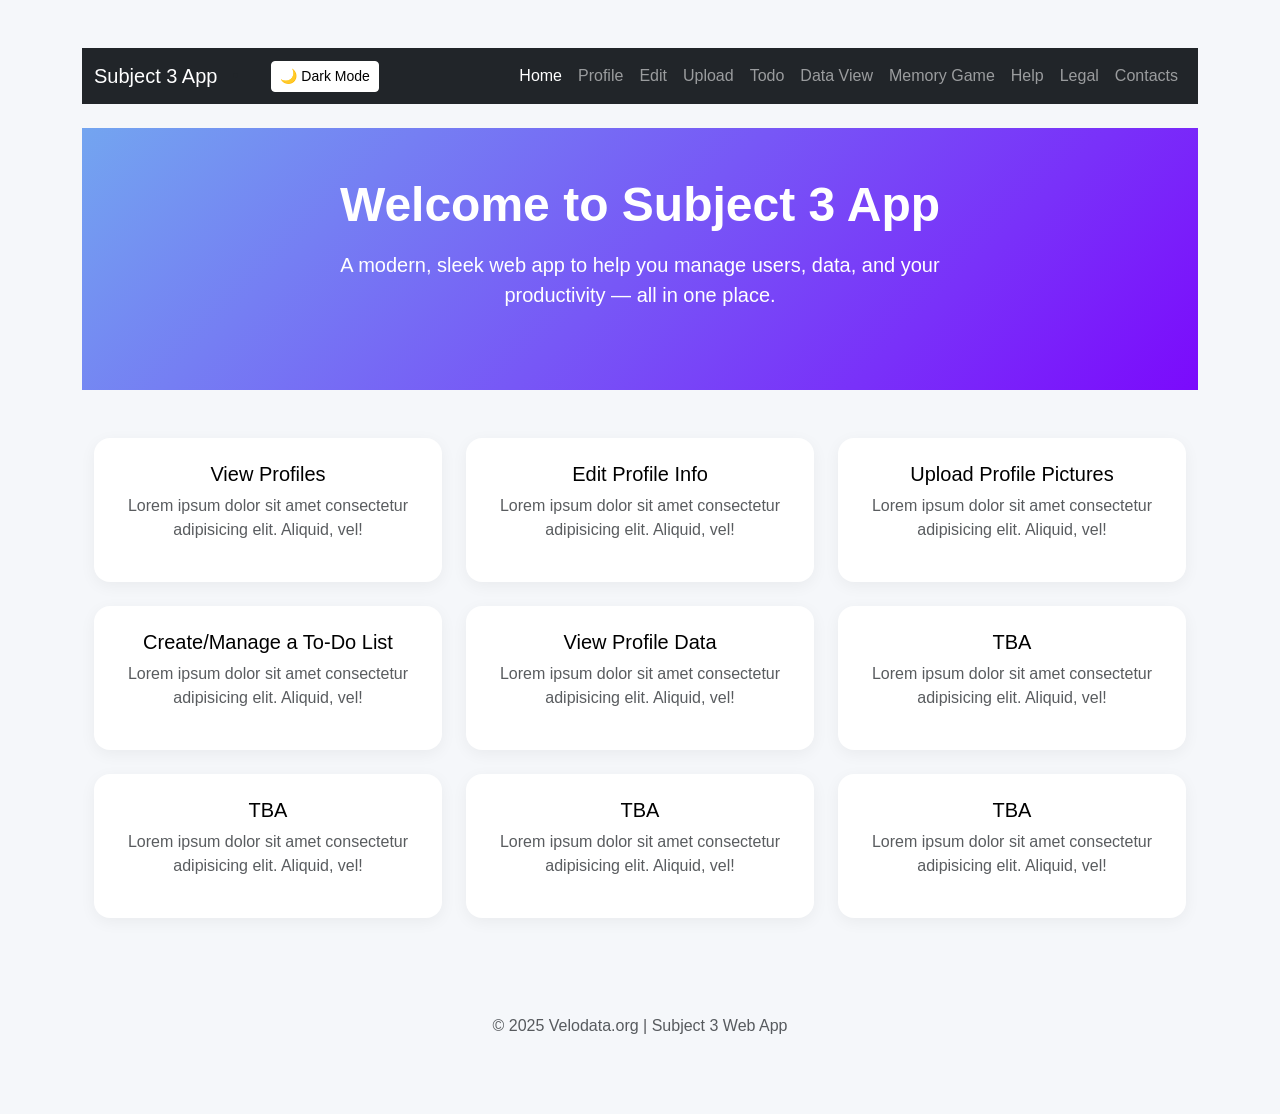
<file: index.html>
<!DOCTYPE html>
<html lang="en">
  <head>
    <meta charset="UTF-8" />
    <meta name="viewport" content="width=device-width, initial-scale=1.0" />
    <title>Web Dev Subject 3 Assignment</title>
    <link href="https://cdn.jsdelivr.net/npm/bootstrap@5.3.2/dist/css/bootstrap.min.css" rel="stylesheet" />
    <link href="/css/styles.css" rel="stylesheet" />
  </head>
  <body>
    <!-- Page Content -->
    <main class="container py-5">
      <!-- Main Navbar -->
      <nav class="navbar navbar-expand-lg navbar-dark bg-dark mb-4">
        <div class="container-fluid">
          <a class="navbar-brand" href="/index.html">Subject 3 App</a>
          <li class="nav-item">
            <button class="btn btn-outline-light btn-sm ms-3" id="dark-mode-toggle">🌙 Dark Mode</button>
          </li>
          <button class="navbar-toggler" type="button" data-bs-toggle="collapse" data-bs-target="#navbarNav"
            aria-controls="navbarNav" aria-expanded="false" aria-label="Toggle navigation">
            <span class="navbar-toggler-icon"></span>
          </button>
          <div class="collapse navbar-collapse" id="navbarNav">
            <ul class="navbar-nav ms-auto">
              <li class="nav-item"><a class="nav-link active" href="/index.html">Home</a></li>
              <li class="nav-item"><a class="nav-link" href="/html pages/profile.html">Profile</a></li>
              <li class="nav-item"><a class="nav-link" href="/html pages/Edit.html">Edit</a></li>
              <li class="nav-item"><a class="nav-link" href="/html pages/Upload.html">Upload</a></li>
              <li class="nav-item"><a class="nav-link" href="/html pages/Todo.html  ">Todo</a></li>
              <li class="nav-item"><a class="nav-link" href="/html pages/Data-View.html">Data View</a></li>
              <li class="nav-item"><a class="nav-link" href="#">Memory Game</a></li>
              <li class="nav-item"><a class="nav-link" href="#">Help</a></li>
              <li class="nav-item"><a class="nav-link" href="#">Legal</a></li>
              <li class="nav-item"><a class="nav-link" href="#">Contacts</a></li>
            </ul>
          </div>
        </div>
      </nav>

      <!-- Hero Section -->
      <section class="hero py-5">
        <div class="container">
          <h1 class="text-center">Welcome to Subject 3 App</h1>
          <p class="text-center">
            A modern, sleek web app to help you manage users, data, and your productivity — all in one place.
          </p>
        </div>
      </section>

      <!-- Features Section -->
      <section class="py-5">
        <div class="container">
          <div class="row text-center">
            <div class="col-md-4 mb-4">
              <a class="card p-4 text-decoration-none d-block" href="/html pages/profile.html">
                <h5>View Profiles</h5>
                <p class="text-muted">Lorem ipsum dolor sit amet consectetur adipisicing elit. Aliquid, vel!</p>
              </a>
            </div>
            <div class="col-md-4 mb-4">
              <a class="card p-4 text-decoration-none d-block" href="/html pages/Edit.html">
                <h5>Edit Profile Info</h5>
                <p class="text-muted">Lorem ipsum dolor sit amet consectetur adipisicing elit. Aliquid, vel!</p>
              </a>
            </div>
            <div class="col-md-4 mb-4">
              <a class="card p-4 text-decoration-none d-block" href="/html pages/Upload.html">
                <h5>Upload Profile Pictures</h5>
                <p class="text-muted">Lorem ipsum dolor sit amet consectetur adipisicing elit. Aliquid, vel!</p>
              </a>
            </div>
          </div>
          <div class="row text-center">
            <div class="col-md-4 mb-4">
              <a class="card p-4 text-decoration-none d-block" href="/html pages/Todo.html">
                <h5>Create/Manage a To-Do List</h5>
                <p class="text-muted">Lorem ipsum dolor sit amet consectetur adipisicing elit. Aliquid, vel!</p>
              </a>
            </div>
            <div class="col-md-4 mb-4">
              <a class="card p-4 text-decoration-none d-block" href="/html pages/Data-View.html">
                <h5>View Profile Data</h5>
                <p class="text-muted">Lorem ipsum dolor sit amet consectetur adipisicing elit. Aliquid, vel!</p>
              </a>
            </div>
            <div class="col-md-4 mb-4">
              <a class="card p-4 text-decoration-none d-block" href="#">
                <h5>TBA</h5>
                <p class="text-muted">Lorem ipsum dolor sit amet consectetur adipisicing elit. Aliquid, vel!</p>
              </a>
            </div>
          </div>
          <div class="row text-center">
            <div class="col-md-4 mb-4">
              <a class="card p-4 text-decoration-none d-block" href="#">
                <h5>TBA</h5>
                <p class="text-muted">Lorem ipsum dolor sit amet consectetur adipisicing elit. Aliquid, vel!</p>
              </a>
            </div>
            <div class="col-md-4 mb-4">
              <a class="card p-4 text-decoration-none d-block" href="#">
                <h5>TBA</h5>
                <p class="text-muted">Lorem ipsum dolor sit amet consectetur adipisicing elit. Aliquid, vel!</p>
              </a>
            </div>
            <div class="col-md-4 mb-4">
              <a class="card p-4 text-decoration-none d-block" href="#">
                <h5>TBA</h5>
                <p class="text-muted">Lorem ipsum dolor sit amet consectetur adipisicing elit. Aliquid, vel!</p>
              </a>
            </div>
          </div>
        </div>
      </section>

      <!-- Footer -->
      <footer class="text-muted py-4">
        <div class="container text-center">
          <p class="mb-1">&copy; 2025 Velodata.org | Subject 3 Web App</p>
        </div>
      </footer>
    </main>

    <!-- Scripts -->
    <script src="https://cdn.jsdelivr.net/npm/bootstrap@5.3.2/dist/js/bootstrap.bundle.min.js"></script>
    <script src="/js/main.js"></script>
  </body>
</html>
</file>
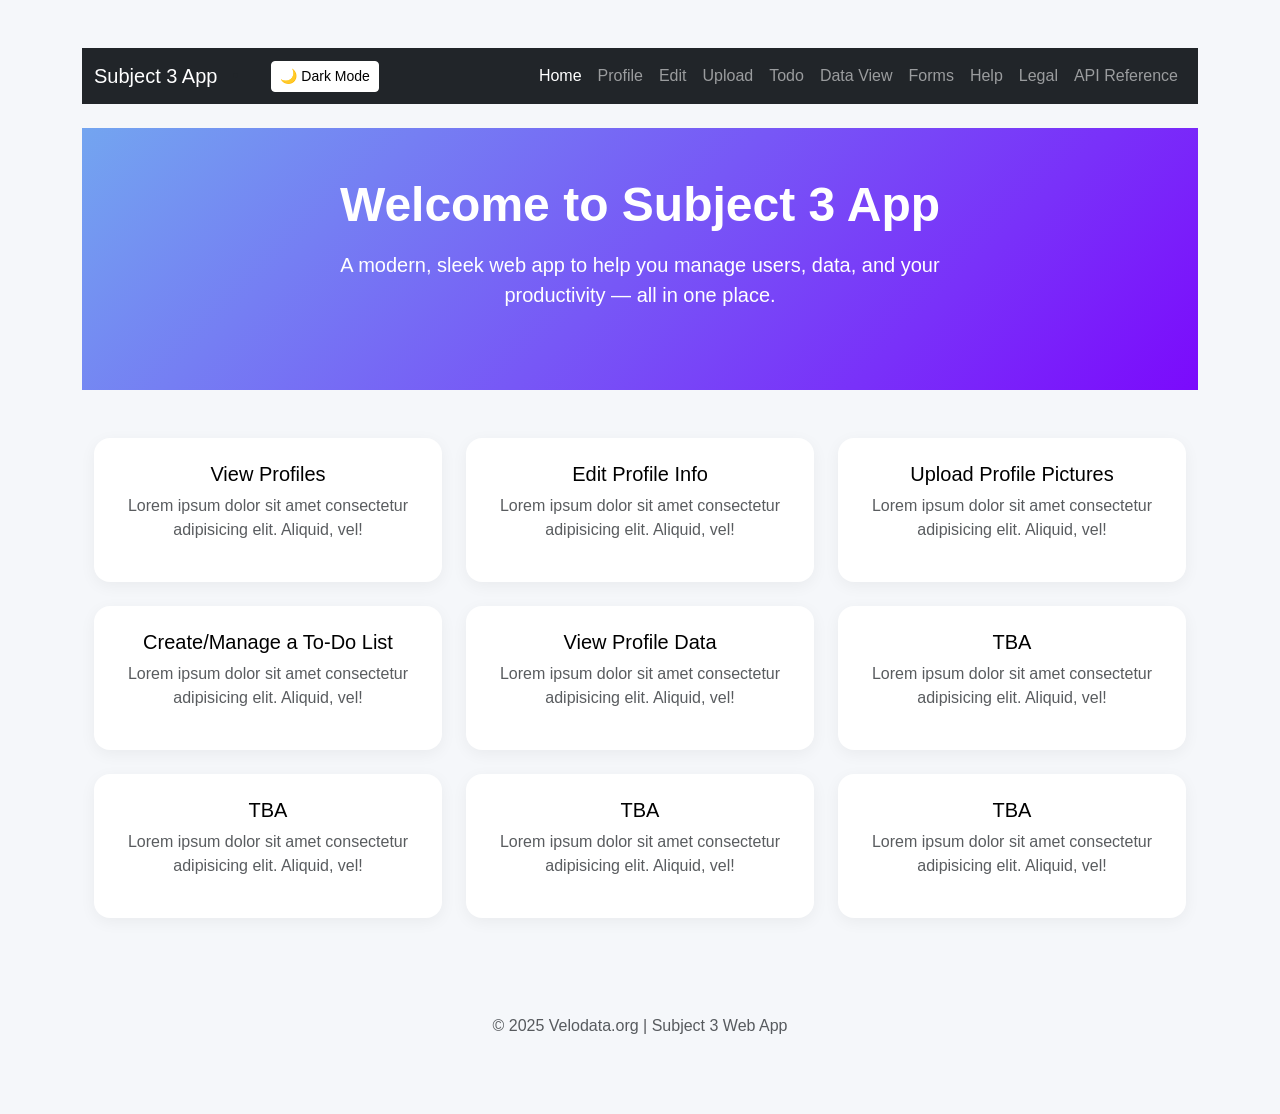
<file: Sub 3 Ass working/html pages/index.html>
<!DOCTYPE html>
<html lang="en">
  <head>
    <meta charset="UTF-8" />
    <meta name="viewport" content="width=device-width, initial-scale=1.0" />
    <title>Web Dev Subject 3 Assignment</title>
    <link href="https://cdn.jsdelivr.net/npm/bootstrap@5.3.2/dist/css/bootstrap.min.css" rel="stylesheet" />
    <link href="/css/styles.css" rel="stylesheet" />
  </head>
  <body>
    <!-- Page Content -->
    <main class="container py-5">
      <!-- Main Navbar -->
      <nav class="navbar navbar-expand-lg navbar-dark bg-dark mb-4">
        <div class="container-fluid">
          <a class="navbar-brand" href="#">Subject 3 App</a>
          <li class="nav-item">
            <button class="btn btn-outline-light btn-sm ms-3" id="dark-mode-toggle">🌙 Dark Mode</button>
          </li>
          <button class="navbar-toggler" type="button" data-bs-toggle="collapse" data-bs-target="#navbarNav"
            aria-controls="navbarNav" aria-expanded="false" aria-label="Toggle navigation">
            <span class="navbar-toggler-icon"></span>
          </button>
          <div class="collapse navbar-collapse" id="navbarNav">
            <ul class="navbar-nav ms-auto">
              <li class="nav-item"><a class="nav-link active" href="index.html">Home</a></li>
              <li class="nav-item"><a class="nav-link" href="profile.html">Profile</a></li>
              <li class="nav-item"><a class="nav-link" href="edit.html">Edit</a></li>
              <li class="nav-item"><a class="nav-link" href="upload.html">Upload</a></li>
              <li class="nav-item"><a class="nav-link" href="todo.html">Todo</a></li>
              <li class="nav-item"><a class="nav-link" href="data-view.html">Data View</a></li>
              <li class="nav-item"><a class="nav-link" href="forms.html">Forms</a></li>
              <li class="nav-item"><a class="nav-link" href="help.html">Help</a></li>
              <li class="nav-item"><a class="nav-link" href="legal.html">Legal</a></li>
              <li class="nav-item"><a class="nav-link" href="api.html">API Reference</a></li>
            </ul>
          </div>
        </div>
      </nav>

      <!-- Hero Section -->
      <section class="hero py-5">
        <div class="container">
          <h1 class="text-center">Welcome to Subject 3 App</h1>
          <p class="text-center">
            A modern, sleek web app to help you manage users, data, and your productivity — all in one place.
          </p>
        </div>
      </section>

      <!-- Features Section -->
      <section class="py-5">
        <div class="container">
          <div class="row text-center">
            <div class="col-md-4 mb-4">
              <a class="card p-4 text-decoration-none d-block" href="profile.html">
                <h5>View Profiles</h5>
                <p class="text-muted">Lorem ipsum dolor sit amet consectetur adipisicing elit. Aliquid, vel!</p>
              </a>
            </div>
            <div class="col-md-4 mb-4">
              <a class="card p-4 text-decoration-none d-block" href="Edit.html">
                <h5>Edit Profile Info</h5>
                <p class="text-muted">Lorem ipsum dolor sit amet consectetur adipisicing elit. Aliquid, vel!</p>
              </a>
            </div>
            <div class="col-md-4 mb-4">
              <a class="card p-4 text-decoration-none d-block" href="Upload.html">
                <h5>Upload Profile Pictures</h5>
                <p class="text-muted">Lorem ipsum dolor sit amet consectetur adipisicing elit. Aliquid, vel!</p>
              </a>
            </div>
          </div>
          <div class="row text-center">
            <div class="col-md-4 mb-4">
              <a class="card p-4 text-decoration-none d-block" href="Todo.html">
                <h5>Create/Manage a To-Do List</h5>
                <p class="text-muted">Lorem ipsum dolor sit amet consectetur adipisicing elit. Aliquid, vel!</p>
              </a>
            </div>
            <div class="col-md-4 mb-4">
              <a class="card p-4 text-decoration-none d-block" href="Data-View.html">
                <h5>View Profile Data</h5>
                <p class="text-muted">Lorem ipsum dolor sit amet consectetur adipisicing elit. Aliquid, vel!</p>
              </a>
            </div>
            <div class="col-md-4 mb-4">
              <a class="card p-4 text-decoration-none d-block" href="#">
                <h5>TBA</h5>
                <p class="text-muted">Lorem ipsum dolor sit amet consectetur adipisicing elit. Aliquid, vel!</p>
              </a>
            </div>
          </div>
          <div class="row text-center">
            <div class="col-md-4 mb-4">
              <a class="card p-4 text-decoration-none d-block" href="#.html">
                <h5>TBA</h5>
                <p class="text-muted">Lorem ipsum dolor sit amet consectetur adipisicing elit. Aliquid, vel!</p>
              </a>
            </div>
            <div class="col-md-4 mb-4">
              <a class="card p-4 text-decoration-none d-block" href="#.html">
                <h5>TBA</h5>
                <p class="text-muted">Lorem ipsum dolor sit amet consectetur adipisicing elit. Aliquid, vel!</p>
              </a>
            </div>
            <div class="col-md-4 mb-4">
              <a class="card p-4 text-decoration-none d-block" href="#.html">
                <h5>TBA</h5>
                <p class="text-muted">Lorem ipsum dolor sit amet consectetur adipisicing elit. Aliquid, vel!</p>
              </a>
            </div>
          </div>
        </div>
      </section>

      <!-- Footer -->
      <footer class="text-muted py-4">
        <div class="container text-center">
          <p class="mb-1">&copy; 2025 Velodata.org | Subject 3 Web App</p>
        </div>
      </footer>
    </main>

    <!-- Scripts -->
    <script src="https://cdn.jsdelivr.net/npm/bootstrap@5.3.2/dist/js/bootstrap.bundle.min.js"></script>
    <script src="/js/main.js"></script>
  </body>
</html>
</file>
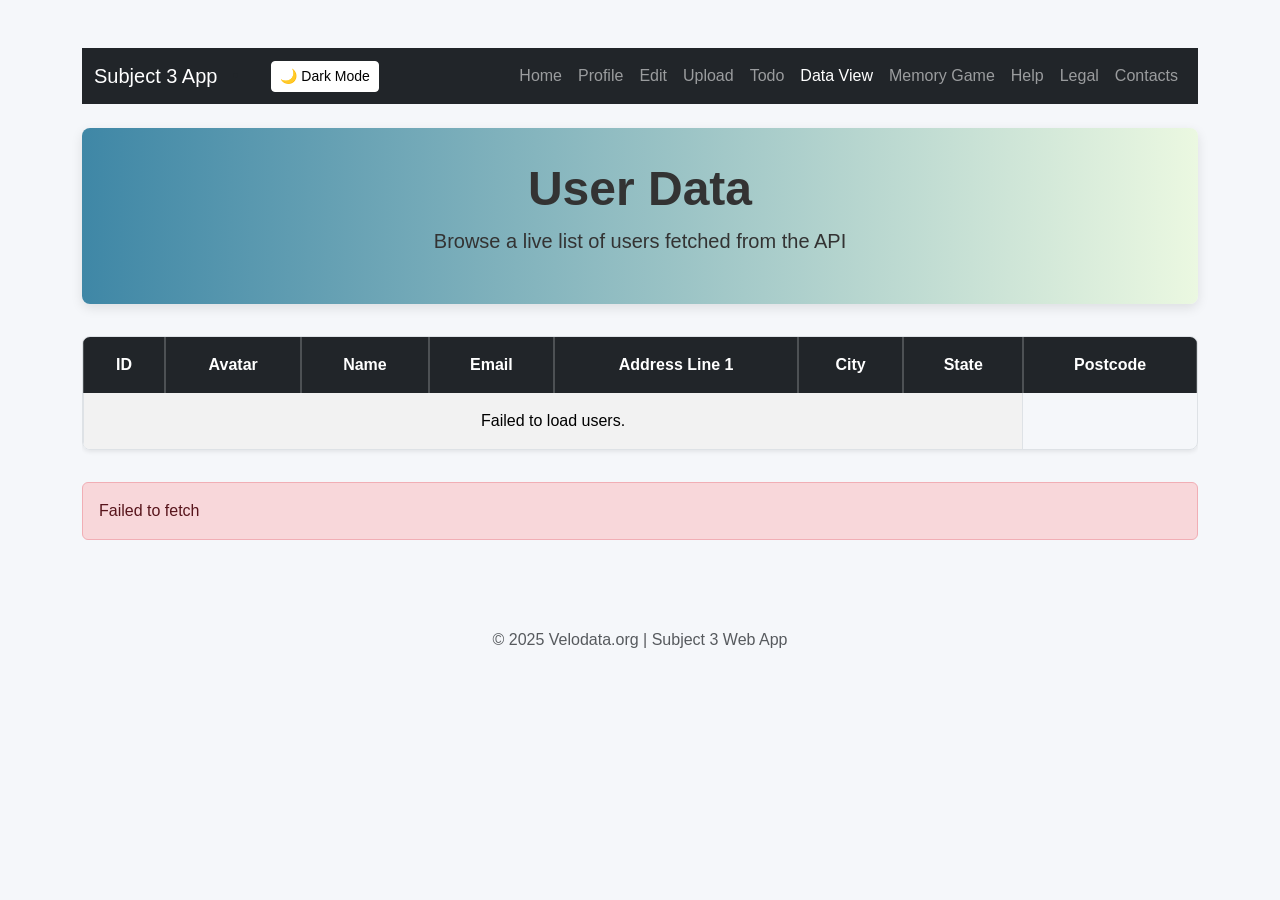
<file: html pages/Data-View.html>
<!DOCTYPE html>
<html lang="en">
<head>
  <meta charset="UTF-8" />
  <meta name="viewport" content="width=device-width, initial-scale=1.0" />
  <title>Data View</title>
  <link href="https://cdn.jsdelivr.net/npm/bootstrap@5.3.2/dist/css/bootstrap.min.css" rel="stylesheet" />
  <link href="/css/styles.css" rel="stylesheet" />
</head>
<body>
  <main class="container py-5">
    <!-- Navbar -->
    <nav class="navbar navbar-expand-lg navbar-dark bg-dark mb-4">
      <div class="container-fluid">
        <a class="navbar-brand" href="/index.html">Subject 3 App</a>
        <li class="nav-item">
          <button class="btn btn-outline-light btn-sm ms-3" id="dark-mode-toggle">🌙 Dark Mode</button>
        </li>
        <button class="navbar-toggler" type="button" data-bs-toggle="collapse" data-bs-target="#navbarNav"
          aria-controls="navbarNav" aria-expanded="false" aria-label="Toggle navigation">
          <span class="navbar-toggler-icon"></span>
        </button>
        <div class="collapse navbar-collapse" id="navbarNav">
          <ul class="navbar-nav ms-auto">
            <li class="nav-item"><a class="nav-link" href="/index.html">Home</a></li>
            <li class="nav-item"><a class="nav-link" href="/html pages/profile.html">Profile</a></li>
            <li class="nav-item"><a class="nav-link" href="/html pages/Edit.html">Edit</a></li>
            <li class="nav-item"><a class="nav-link" href="/html pages/Upload.html">Upload</a></li>
            <li class="nav-item"><a class="nav-link" href="/html pages/Todo.html  ">Todo</a></li>
            <li class="nav-item"><a class="nav-link active" href="/html pages/Data-View.html">Data View</a></li>
            <li class="nav-item"><a class="nav-link" href="#">Memory Game</a></li>
            <li class="nav-item"><a class="nav-link" href="#">Help</a></li>
            <li class="nav-item"><a class="nav-link" href="#">Legal</a></li>
            <li class="nav-item"><a class="nav-link" href="#">Contacts</a></li>
          </ul>
        </div>
      </div>
    </nav>

    <!-- Page Content -->
    <section class="data-header text-center">
      <h1 class="display-5 fw-bold">User Data</h1>
      <p class="lead">Browse a live list of users fetched from the API</p>
    </section>

    <div class="table-responsive">
      <table class="table table-bordered table-hover align-middle table-striped" id="userTable">
        <thead class="table-dark">
          <tr>
            <th>ID</th>
            <th>Avatar</th>
            <th>Name</th>
            <th>Email</th>
            <th>Address Line 1</th>
            <th>City</th>
            <th>State</th>
            <th>Postcode</th>
          </tr>
        </thead>
        <tbody id="user-table-body">
          <tr><td colspan="7">Loading...</td></tr>
        </tbody>
      </table>
    </div>

    <div class="mt-3" id="response-message"></div>
  </main>

  <!-- Footer -->
  <footer class="text-muted py-4">
    <div class="container text-center">
      <p class="mb-1">&copy; 2025 Velodata.org | Subject 3 Web App</p>
    </div>
  </footer>

  <script src="https://cdn.jsdelivr.net/npm/bootstrap@5.3.2/dist/js/bootstrap.bundle.min.js"></script>
  <script src="/js/main.js"></script>
</body>
</html>
</file>
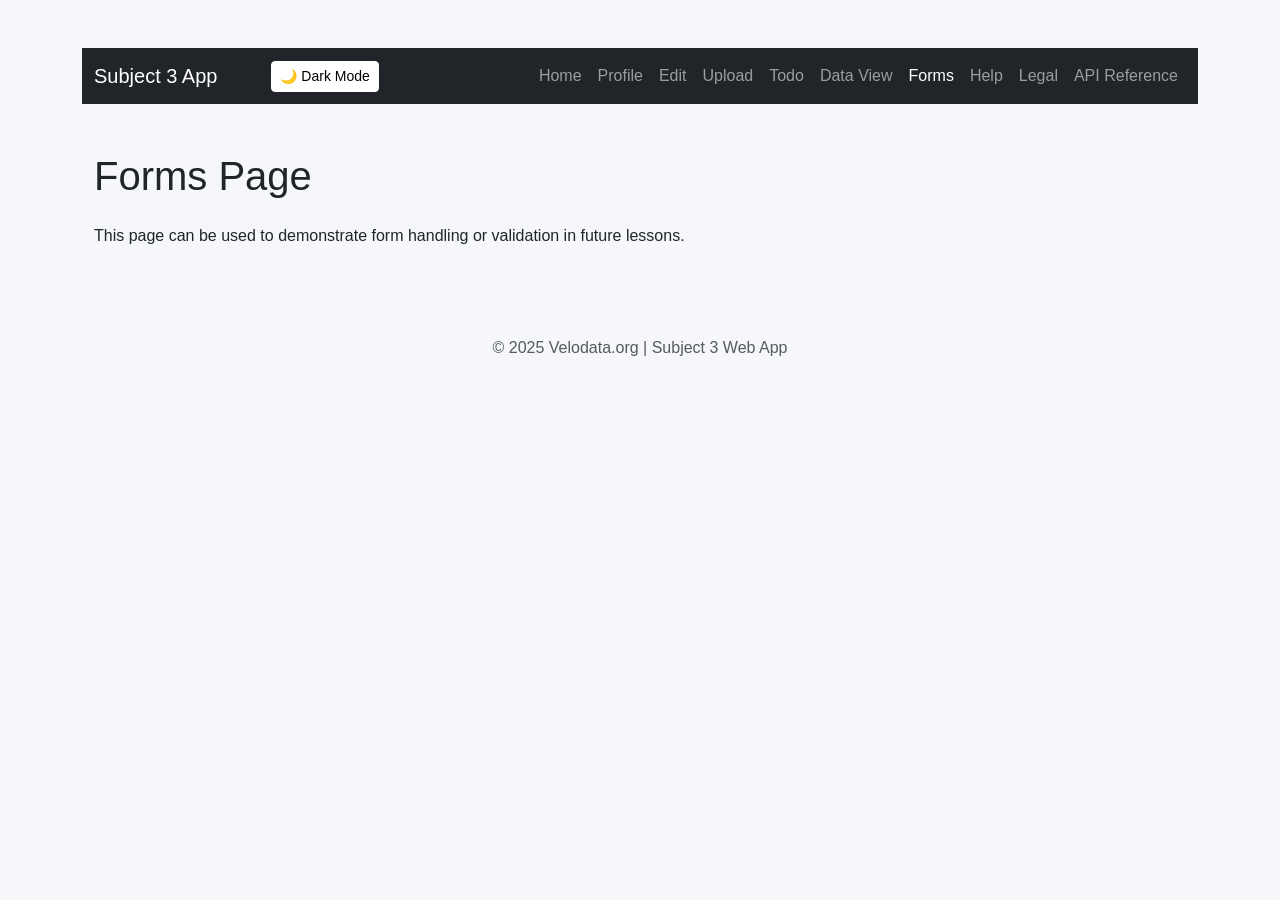
<file: html pages/Forms.html>
<!DOCTYPE html>
<html lang="en">
<head>
  <meta charset="UTF-8" />
  <meta name="viewport" content="width=device-width, initial-scale=1.0" />
  <title>Forms</title>
  <link href="https://cdn.jsdelivr.net/npm/bootstrap@5.3.2/dist/css/bootstrap.min.css" rel="stylesheet" />
  <link href="/css/styles.css" rel="stylesheet" />
</head>
<body>

  <!-- Page Content -->
  <main class="container py-5">
    <!-- Main Navbar -->
     
    <nav class="navbar navbar-expand-lg navbar-dark bg-dark mb-4">
      <div class="container-fluid">
        <a class="navbar-brand" href="/index.html">Subject 3 App</a>
        <li class="nav-item">
          <button class="btn btn-outline-light btn-sm ms-3" id="dark-mode-toggle">🌙 Dark Mode</button>
        </li>
        <button class="navbar-toggler" type="button" data-bs-toggle="collapse" data-bs-target="#navbarNav"
          aria-controls="navbarNav" aria-expanded="false" aria-label="Toggle navigation">
          <span class="navbar-toggler-icon"></span>
        </button>
        <div class="collapse navbar-collapse" id="navbarNav">
          <ul class="navbar-nav ms-auto">
            <li class="nav-item"><a class="nav-link" href="/index.html">Home</a></li>
            <li class="nav-item"><a class="nav-link" href="/html pages/profile.html">Profile</a></li>
            <li class="nav-item"><a class="nav-link" href="/html pages/Edit.html">Edit</a></li>
            <li class="nav-item"><a class="nav-link" href="/html pages/Upload.html">Upload</a></li>
            <li class="nav-item"><a class="nav-link" href="/html pages/Todo.html  ">Todo</a></li>
            <li class="nav-item"><a class="nav-link" href="/html pages/Data-View.html">Data View</a></li>
            <li class="nav-item"><a class="nav-link active" href="/html pages/Forms.html">Forms</a></li>
            <li class="nav-item"><a class="nav-link" href="/html pages/Help.html">Help</a></li>
            <li class="nav-item"><a class="nav-link" href="/html pages/Legal.html">Legal</a></li>
            <li class="nav-item"><a class="nav-link" href="/html pages/API.html">API Reference</a></li>
          </ul>
        </div>
      </div>
    </nav>
    
<div class="container text-start">
<div class="form-wrapper">
<h1 class="mb-4 mt-5">Forms Page</h1>
<p>This page can be used to demonstrate form handling or validation in future lessons.</p>
</div>
</div>
  </main>

  <!-- Footer -->
  <footer class="text-muted py-4">
    <div class="container text-center">
      <p class="mb-1">&copy; 2025 Velodata.org | Subject 3 Web App</p>
    </div>
  </footer>

  <script src="https://cdn.jsdelivr.net/npm/bootstrap@5.3.2/dist/js/bootstrap.bundle.min.js"></script>
  <script src="/js/main.js"></script>
</body>
</html>
</file>
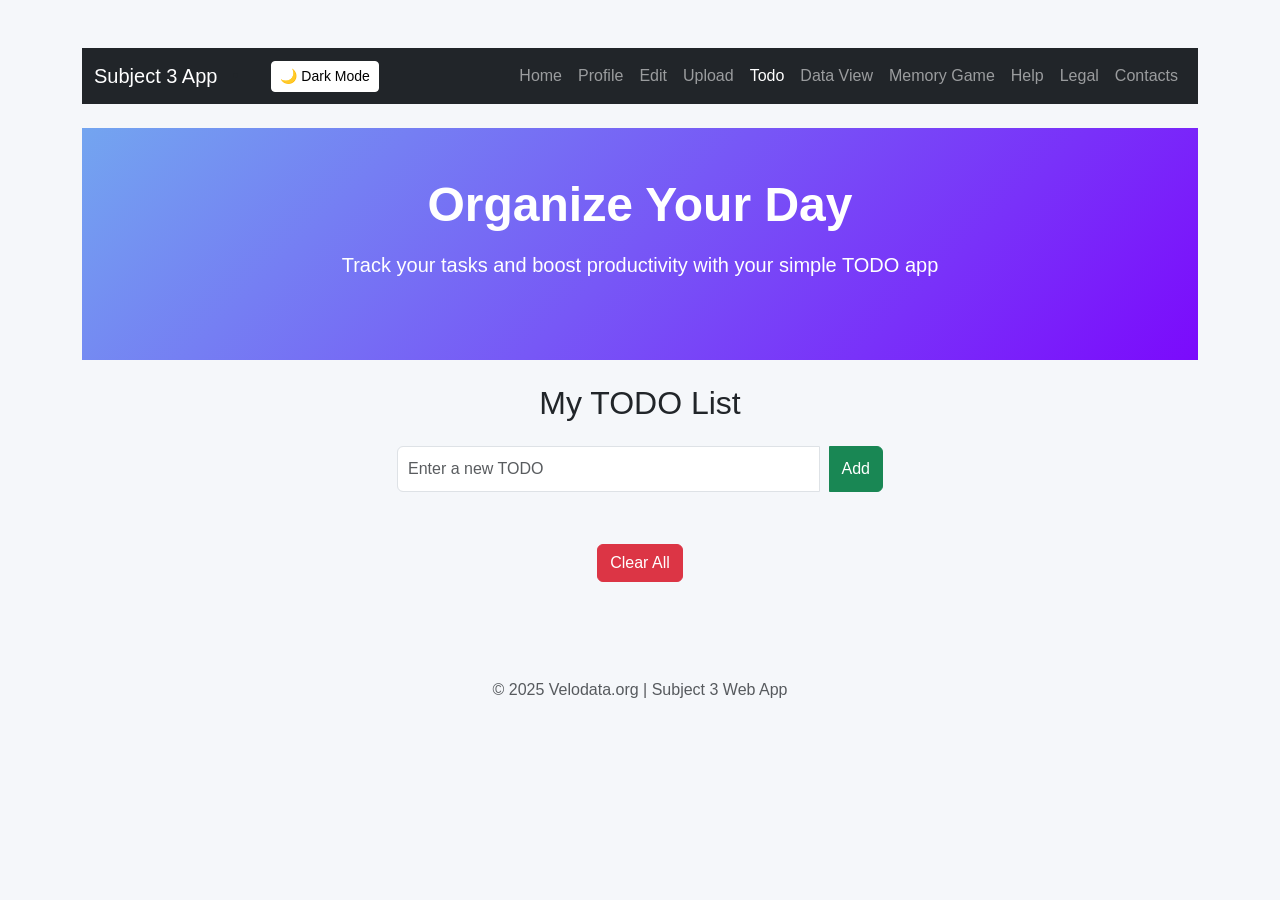
<file: html pages/Todo.html>
<!DOCTYPE html>
<html lang="en">
<head>
  <meta charset="UTF-8" />
  <meta name="viewport" content="width=device-width, initial-scale=1.0" />
  <title>Todo | Subject 3 App</title>
  <link href="https://cdn.jsdelivr.net/npm/bootstrap@5.3.2/dist/css/bootstrap.min.css" rel="stylesheet" />
  <link href="/css/styles.css" rel="stylesheet" />
</head>
<body>
  <!-- Page Content -->
  <main class="container py-5">
    
    <!-- Main Navbar -->

    <nav class="navbar navbar-expand-lg navbar-dark bg-dark mb-4">
      <div class="container-fluid">
        <a class="navbar-brand" href="/index.html">Subject 3 App</a>
        <li class="nav-item">
          <button class="btn btn-outline-light btn-sm ms-3" id="dark-mode-toggle">🌙 Dark Mode</button>
        </li>
        <button class="navbar-toggler" type="button" data-bs-toggle="collapse" data-bs-target="#navbarNav"
          aria-controls="navbarNav" aria-expanded="false" aria-label="Toggle navigation">
          <span class="navbar-toggler-icon"></span>
        </button>
        <div class="collapse navbar-collapse" id="navbarNav">
          <ul class="navbar-nav ms-auto">
            <li class="nav-item"><a class="nav-link" href="/index.html">Home</a></li>
            <li class="nav-item"><a class="nav-link" href="/html pages/profile.html">Profile</a></li>
            <li class="nav-item"><a class="nav-link" href="/html pages/Edit.html">Edit</a></li>
            <li class="nav-item"><a class="nav-link" href="/html pages/Upload.html">Upload</a></li>
            <li class="nav-item"><a class="nav-link active" href="/html pages/Todo.html  ">Todo</a></li>
            <li class="nav-item"><a class="nav-link" href="/html pages/Data-View.html">Data View</a></li>
            <li class="nav-item"><a class="nav-link" href="#">Memory Game</a></li>
            <li class="nav-item"><a class="nav-link" href="#">Help</a></li>
            <li class="nav-item"><a class="nav-link" href="#">Legal</a></li>
            <li class="nav-item"><a class="nav-link" href="#">Contacts</a></li>
          </ul>
        </div>
      </div>
    </nav>

    <!-- Hero Section -->
    <section class="hero py-5">
      <div class="container">
        <h1 class="text-center">Organize Your Day</h1>
        <p class="text-center">
          Track your tasks and boost productivity with your simple TODO app
        </p>
      </div>
    </section>

    <div class="container text-center">
      <div class="row justify-content-center">
        <div class="col-lg-6">
          <div class="p-4">
            <h2 class="mb-4">My TODO List</h2>
            <div class="input-group mb-3">
              <input class="form-control" id="todo-input" placeholder="Enter a new TODO" type="text" />
              <button class="btn btn-success" id="add-todo">Add</button>
            </div>
            <ul class="list-group" id="todo-list"></ul>
            <button class="btn btn-danger mt-3" id="clear-todos">Clear All</button>
          </div>
        </div>
      </div>
    </div>
  </main>

  <!-- Footer -->
  <footer class="text-muted py-4">
    <div class="container text-center">
      <p class="mb-1">&copy; 2025 Velodata.org | Subject 3 Web App</p>
    </div>
  </footer>

  <script src="https://cdn.jsdelivr.net/npm/bootstrap@5.3.2/dist/js/bootstrap.bundle.min.js"></script>
  <script src="/js/main.js"></script>
  <script src="/js/todo.js"></script>
</body>
</html>
</file>
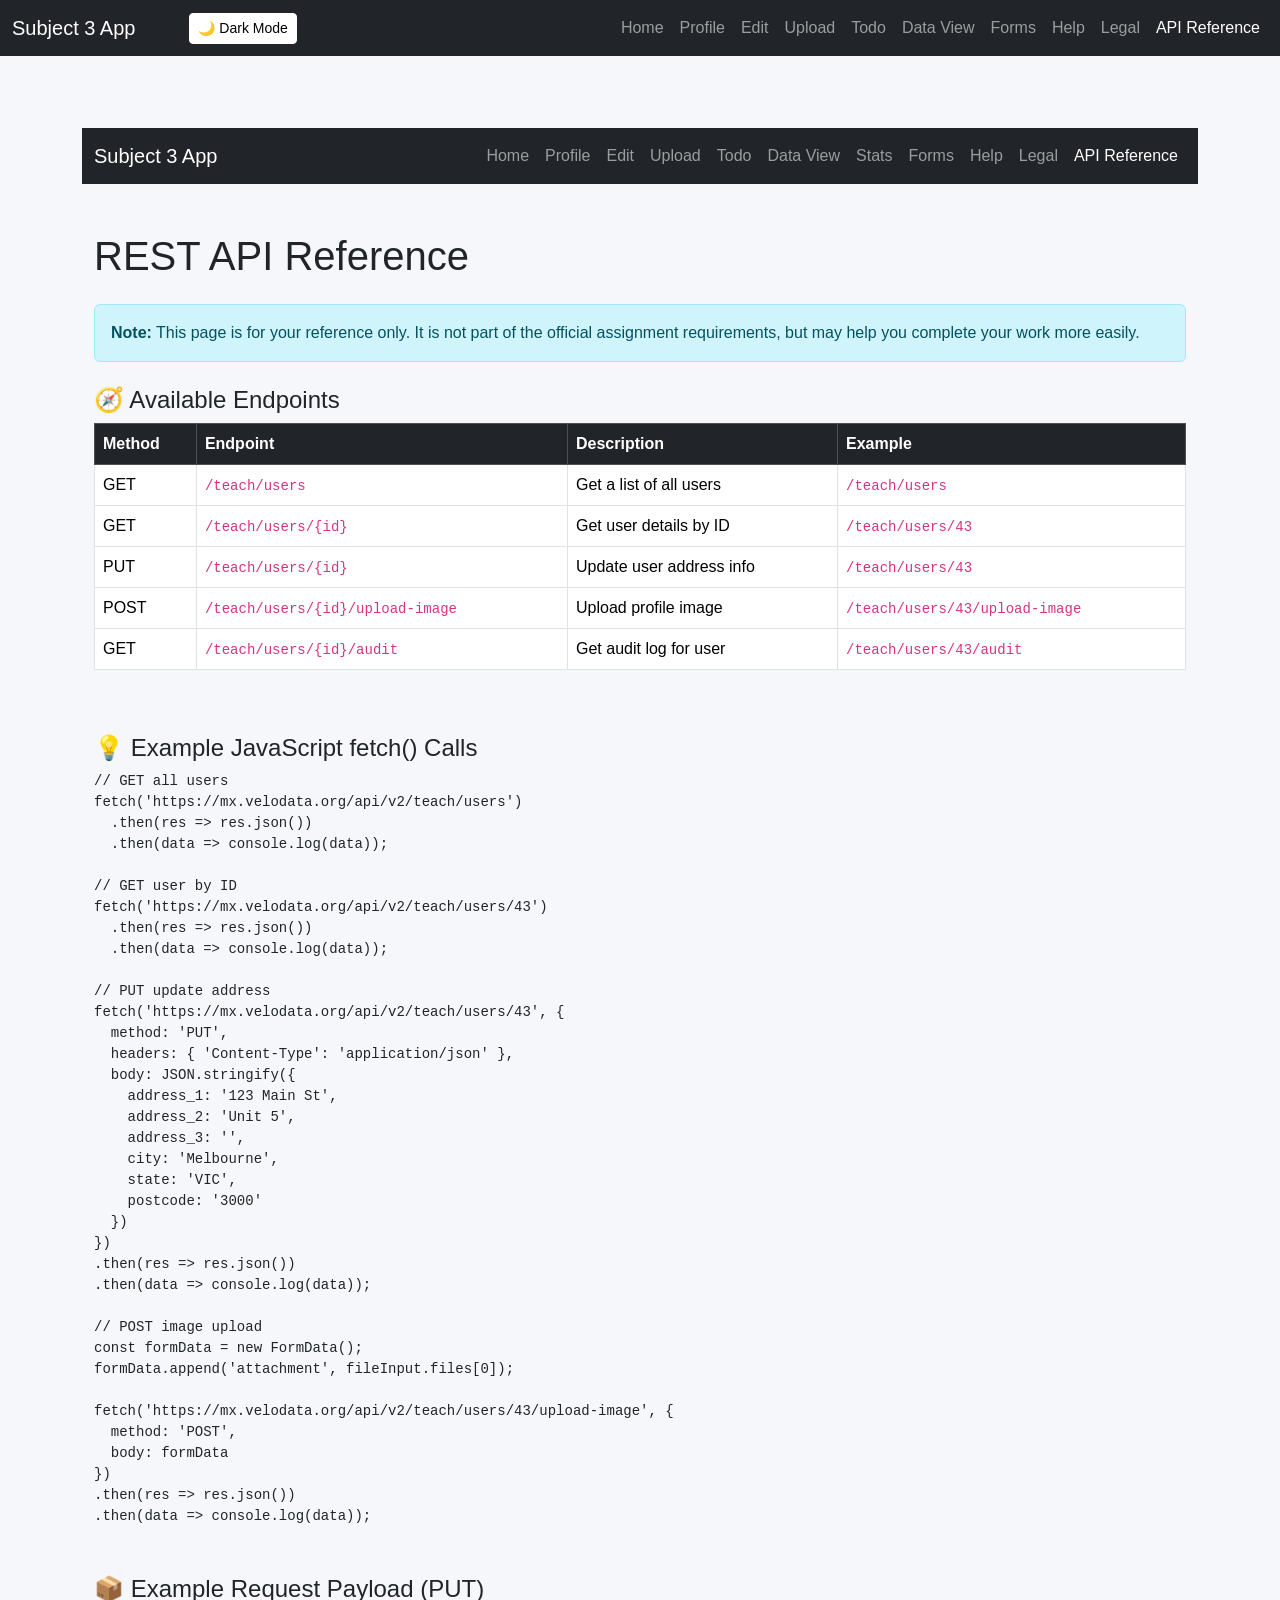
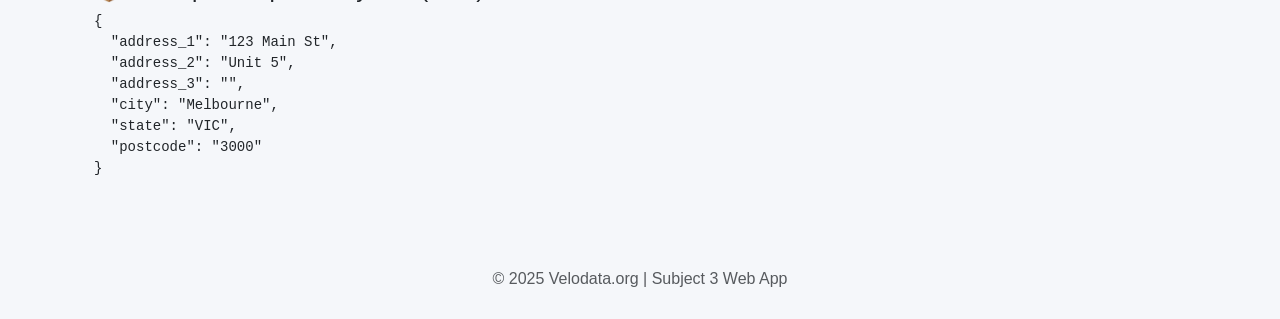
<file: Sub 3 Ass working/html pages/API.html>
<!DOCTYPE html>
<html lang="en">
<head>
  <meta charset="UTF-8" />
  <meta name="viewport" content="width=device-width, initial-scale=1.0" />
  <title>API Reference</title>
  <link href="https://cdn.jsdelivr.net/npm/bootstrap@5.3.2/dist/css/bootstrap.min.css" rel="stylesheet" />
  <link href="/css/styles.css" rel="stylesheet" />
</head>
<body>

  <!-- Navbar -->
  <nav class="navbar navbar-expand-lg navbar-dark bg-dark mb-4">
    <div class="container-fluid">
      <a class="navbar-brand" href="/index.html">Subject 3 App</a>
      <li class="nav-item">
        <button class="btn btn-outline-light btn-sm ms-3" id="dark-mode-toggle">🌙 Dark Mode</button>
      </li>
      <button class="navbar-toggler" type="button" data-bs-toggle="collapse" data-bs-target="#navbarNav"
        aria-controls="navbarNav" aria-expanded="false" aria-label="Toggle navigation">
        <span class="navbar-toggler-icon"></span>
      </button>
      <div class="collapse navbar-collapse" id="navbarNav">
        <ul class="navbar-nav ms-auto">
          <li class="nav-item"><a class="nav-link" href="/index.html">Home</a></li>
          <li class="nav-item"><a class="nav-link" href="/html pages/profile.html">Profile</a></li>
          <li class="nav-item"><a class="nav-link" href="/html pages/Edit.html">Edit</a></li>
          <li class="nav-item"><a class="nav-link" href="/html pages/Upload.html">Upload</a></li>
          <li class="nav-item"><a class="nav-link" href="/html pages/Todo.html  ">Todo</a></li>
          <li class="nav-item"><a class="nav-link" href="/html pages/Data-View.html">Data View</a></li>
          <li class="nav-item"><a class="nav-link" href="/html pages/Forms.html">Forms</a></li>
          <li class="nav-item"><a class="nav-link" href="/html pages/Help.html">Help</a></li>
          <li class="nav-item"><a class="nav-link" href="/html pages/Legal.html">Legal</a></li>
          <li class="nav-item"><a class="nav-link active" href="/html pages/API.html">API Reference</a></li>
        </ul>
      </div>
    </div>
  </nav>

  <!-- Page Content -->
  <main class="container py-5">
    <nav class="navbar navbar-expand-lg navbar-dark bg-dark">
<div class="container-fluid">
<a class="navbar-brand" href="#">Subject 3 App</a>
<button aria-controls="navbarNav" aria-expanded="false" aria-label="Toggle navigation" class="navbar-toggler" data-bs-target="#navbarNav" data-bs-toggle="collapse" type="button">
<span class="navbar-toggler-icon"></span>
</button>
<div class="collapse navbar-collapse" id="navbarNav">
<ul class="navbar-nav ms-auto">
<li class="nav-item"><a class="nav-link" href="index.html">Home</a></li>
<li class="nav-item"><a class="nav-link" href="profile.html">Profile</a></li>
<li class="nav-item"><a class="nav-link" href="edit.html">Edit</a></li>
<li class="nav-item"><a class="nav-link" href="upload.html">Upload</a></li>
<li class="nav-item"><a class="nav-link" href="todo.html">Todo</a></li>
<li class="nav-item"><a class="nav-link" href="data-view.html">Data View</a></li>
<li class="nav-item"><a class="nav-link" href="stats.html">Stats</a></li>
<li class="nav-item"><a class="nav-link" href="forms.html">Forms</a></li>
<li class="nav-item"><a class="nav-link" href="help.html">Help</a></li>
<li class="nav-item"><a class="nav-link" href="legal.html">Legal</a></li>
<li class="nav-item"><a class="nav-link active" href="api.html">API Reference</a></li>
</ul>
</div>
</div>
</nav>
<div class="container text-start">
<div class="form-wrapper">
<h1 class="mb-4 mt-5">REST API Reference</h1>
<div class="alert alert-info">
<strong>Note:</strong> This page is for your reference only. It is not part of the official assignment requirements, but may help you complete your work more easily.
      </div>
<h4 class="mt-4">🧭 Available Endpoints</h4>
<div class="table-responsive">
<table class="table table-bordered align-middle">
<thead class="table-dark">
<tr>
<th>Method</th>
<th>Endpoint</th>
<th>Description</th>
<th>Example</th>
</tr>
</thead>
<tbody>
<tr>
<td>GET</td>
<td><code>/teach/users</code></td>
<td>Get a list of all users</td>
<td><code>/teach/users</code></td>
</tr>
<tr>
<td>GET</td>
<td><code>/teach/users/{id}</code></td>
<td>Get user details by ID</td>
<td><code>/teach/users/43</code></td>
</tr>
<tr>
<td>PUT</td>
<td><code>/teach/users/{id}</code></td>
<td>Update user address info</td>
<td><code>/teach/users/43</code></td>
</tr>
<tr>
<td>POST</td>
<td><code>/teach/users/{id}/upload-image</code></td>
<td>Upload profile image</td>
<td><code>/teach/users/43/upload-image</code></td>
</tr>
<tr>
<td>GET</td>
<td><code>/teach/users/{id}/audit</code></td>
<td>Get audit log for user</td>
<td><code>/teach/users/43/audit</code></td>
</tr>
</tbody>
</table>
</div>
<h4 class="mt-5">💡 Example JavaScript fetch() Calls</h4>
<pre><code>// GET all users
fetch('https://mx.velodata.org/api/v2/teach/users')
  .then(res =&gt; res.json())
  .then(data =&gt; console.log(data));

// GET user by ID
fetch('https://mx.velodata.org/api/v2/teach/users/43')
  .then(res =&gt; res.json())
  .then(data =&gt; console.log(data));

// PUT update address
fetch('https://mx.velodata.org/api/v2/teach/users/43', {
  method: 'PUT',
  headers: { 'Content-Type': 'application/json' },
  body: JSON.stringify({
    address_1: '123 Main St',
    address_2: 'Unit 5',
    address_3: '',
    city: 'Melbourne',
    state: 'VIC',
    postcode: '3000'
  })
})
.then(res =&gt; res.json())
.then(data =&gt; console.log(data));

// POST image upload
const formData = new FormData();
formData.append('attachment', fileInput.files[0]);

fetch('https://mx.velodata.org/api/v2/teach/users/43/upload-image', {
  method: 'POST',
  body: formData
})
.then(res =&gt; res.json())
.then(data =&gt; console.log(data));
</code></pre>
<h4 class="mt-5">📦 Example Request Payload (PUT)</h4>
<pre><code>{
  "address_1": "123 Main St",
  "address_2": "Unit 5",
  "address_3": "",
  "city": "Melbourne",
  "state": "VIC",
  "postcode": "3000"
}</code></pre>
</div>
</div>
  </main>

  <!-- Footer -->
  <footer class="text-muted py-4">
    <div class="container text-center">
      <p class="mb-1">&copy; 2025 Velodata.org | Subject 3 Web App</p>
    </div>
  </footer>

  <script src="https://cdn.jsdelivr.net/npm/bootstrap@5.3.2/dist/js/bootstrap.bundle.min.js"></script>
  <script src="/js/main.js"></script>
</body>
</html>
</file>
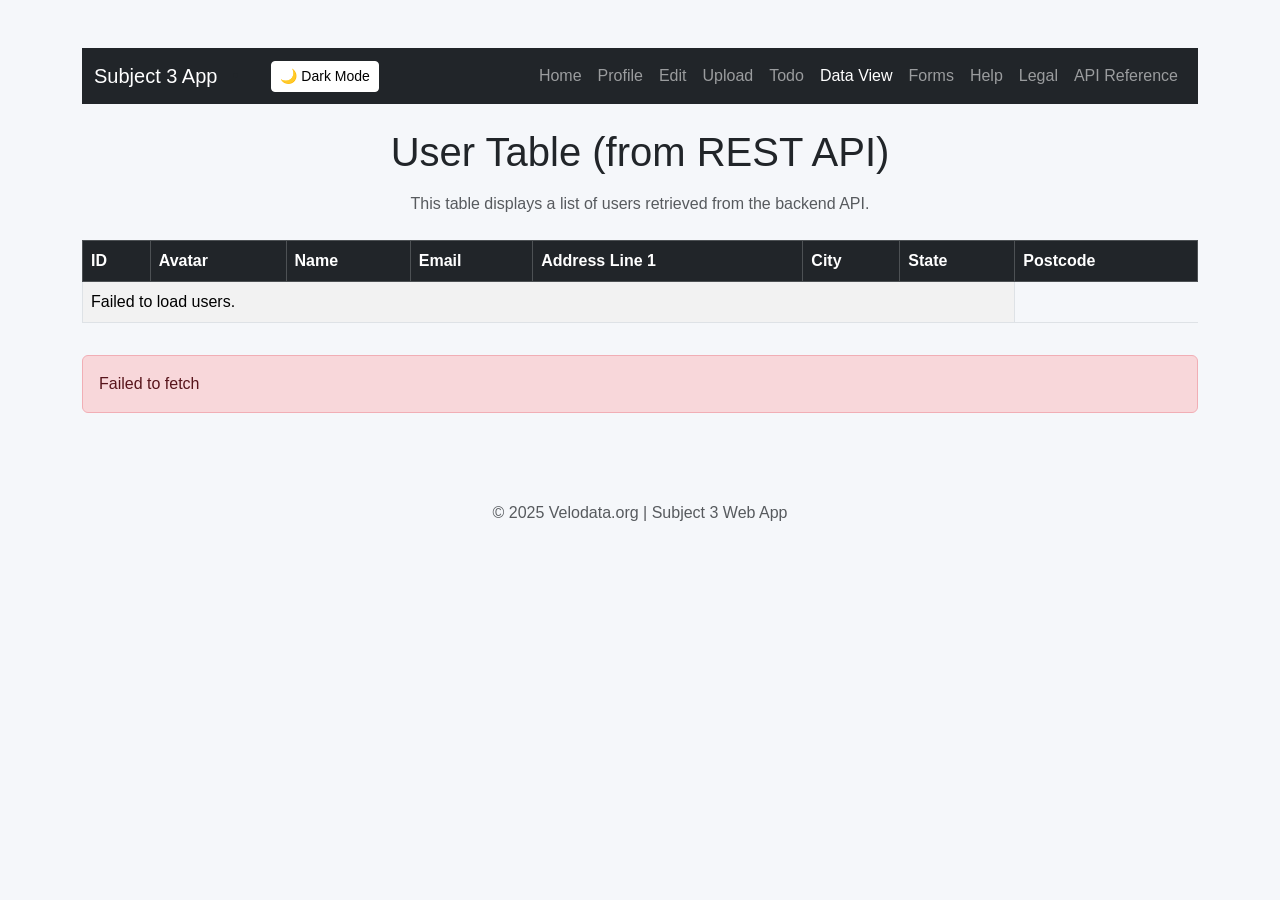
<file: Sub 3 Ass working/html pages/Data-View.html>
<!DOCTYPE html>
<html lang="en">
<head>
  <meta charset="UTF-8" />
  <meta name="viewport" content="width=device-width, initial-scale=1.0" />
  <title>Data View</title>
  <link href="https://cdn.jsdelivr.net/npm/bootstrap@5.3.2/dist/css/bootstrap.min.css" rel="stylesheet" />
  <link href="/css/styles.css" rel="stylesheet" />
</head>
<body>
  <main class="container py-5">
    <!-- Navbar -->
    <nav class="navbar navbar-expand-lg navbar-dark bg-dark mb-4">
      <div class="container-fluid">
        <a class="navbar-brand" href="/index.html">Subject 3 App</a>
        <li class="nav-item">
          <button class="btn btn-outline-light btn-sm ms-3" id="dark-mode-toggle">🌙 Dark Mode</button>
        </li>
        <button class="navbar-toggler" type="button" data-bs-toggle="collapse" data-bs-target="#navbarNav"
          aria-controls="navbarNav" aria-expanded="false" aria-label="Toggle navigation">
          <span class="navbar-toggler-icon"></span>
        </button>
        <div class="collapse navbar-collapse" id="navbarNav">
          <ul class="navbar-nav ms-auto">
            <li class="nav-item"><a class="nav-link" href="/index.html">Home</a></li>
            <li class="nav-item"><a class="nav-link" href="/html pages/profile.html">Profile</a></li>
            <li class="nav-item"><a class="nav-link" href="/html pages/Edit.html">Edit</a></li>
            <li class="nav-item"><a class="nav-link" href="/html pages/Upload.html">Upload</a></li>
            <li class="nav-item"><a class="nav-link" href="/html pages/Todo.html  ">Todo</a></li>
            <li class="nav-item"><a class="nav-link active" href="/html pages/Data-View.html">Data View</a></li>
            <li class="nav-item"><a class="nav-link" href="/html pages/Forms.html">Forms</a></li>
            <li class="nav-item"><a class="nav-link" href="/html pages/Help.html">Help</a></li>
            <li class="nav-item"><a class="nav-link" href="/html pages/Legal.html">Legal</a></li>
            <li class="nav-item"><a class="nav-link" href="/html pages/API.html">API Reference</a></li>
          </ul>
        </div>
      </div>
    </nav>

    <!-- Page Content -->
    <section class="text-center mb-4">
      <h1 class="mb-3">User Table (from REST API)</h1>
      <p class="text-muted">This table displays a list of users retrieved from the backend API.</p>
    </section>

    <div class="table-responsive">
      <table class="table table-bordered table-hover align-middle table-striped">
        <thead class="table-dark">
          <tr>
            <th>ID</th>
            <th>Avatar</th>
            <th>Name</th>
            <th>Email</th>
            <th>Address Line 1</th>
            <th>City</th>
            <th>State</th>
            <th>Postcode</th>
          </tr>
        </thead>
        <tbody id="user-table-body">
          <tr><td colspan="7">Loading...</td></tr>
        </tbody>
      </table>
    </div>

    <div class="mt-3" id="response-message"></div>
  </main>

  <!-- Footer -->
  <footer class="text-muted py-4">
    <div class="container text-center">
      <p class="mb-1">&copy; 2025 Velodata.org | Subject 3 Web App</p>
    </div>
  </footer>

  <script src="https://cdn.jsdelivr.net/npm/bootstrap@5.3.2/dist/js/bootstrap.bundle.min.js"></script>
  <script src="/js/main.js"></script>
</body>
</html>
</file>
<file: css/styles.css>
:root {
  --bg-color: #f5f7fa;
  --text-color: #212529;
  --card-bg: #ffffff;
  --card-text: #000000;
}

body {
  font-family: 'Poppins', sans-serif;
  background-color: var(--bg-color);
  color: var(--text-color);
}

/* Dark mode variables override */

body.dark-mode {
  --bg-color: #171720;
  --text-color: #f1f1f1;
  --card-bg: #2c2c3e;
  --card-text: #e0e0e0;
}

/* Dark mode on input fields */
body.dark-mode input,
body.dark-mode textarea,
body.dark-mode select {
  background-color: #2c2c2c;
  color: #f1f1f1;
  border-color: #444;
}

body.dark-mode input::placeholder {
  color: #aaa;
}

body.dark-mode .navbar {
  background-color: #000000 !important;
}

/* Hero Section */
.hero {
  background: linear-gradient(135deg, #73a5f0, #7b0afc);
  color: white;
  padding: 6rem 1rem;
  text-align: center;
}

body.dark-mode .hero {
  background: linear-gradient(135deg, #1f1f29, #3a3a5c);
}

.hero h1 {
  font-size: 3rem;
  font-weight: 600;
}

.hero p {
  font-size: 1.25rem;
  max-width: 600px;
  margin: 1rem auto 2rem;
}

/* Cards */
.card {
  background-color: var(--card-bg);
  color: var(--card-text);
  border: none;
  border-radius: 1rem;
  box-shadow: 0 4px 16px rgba(0, 0, 0, 0.05);
  transition: transform 0.3s ease, box-shadow 0.3s ease;
}

.card:hover {
  transform: translate(6px, -8px);
  box-shadow: 0 8px 24px rgba(0, 0, 0, 0.4);
}

body.dark-mode .card:hover {
  box-shadow: 0 8px 24px rgba(255, 255, 255, 0.2);
}

/* Dark Mode Toggle Button */
#dark-mode-toggle {
  background-color: white;
  color: rgb(0, 0, 0);
  border-color: white;
}

body.dark-mode #dark-mode-toggle {
  background-color: transparent;
  color: rgb(255, 255, 255);
  border-color: white;
}

/* To Do Styles */
#todo-input {
  padding: 10px;
  width: 250px;
  margin-right: 10px;
}

#todo-list {
  padding: 10px 15px;
  cursor: pointer;
}

.completed {
  text-decoration: line-through;
  color: gray;
  opacity: 0.7;
}

#todo-list .list-group-item {
  transition: background-color 0.3s ease, color 0.3s ease;
}

/* Dark mode list items */
body.dark-mode #todo-list .list-group-item {
  background-color: #2a2a2a;
  color: #f1f1f1;
  border-color: #444;
}

/* Dark mode Table items */
body.dark-mode #userTable tbody tr:hover {
  background-color: #333;
}
body.dark-mode #userTable {
  border-color: #444;
  box-shadow: none;
}

/* Optional: hover state */
body.dark-mode #todo-list .list-group-item:hover {
  background-color: #3a3a3a;
}

/* Data-view page */
#userTable {
  border-collapse: separate;
  border-spacing: 0;
  border: 1px solid #dee2e6;
  border-radius: 0.5rem;
  overflow: hidden;
  box-shadow: 0 0.125rem 0.25rem rgba(0, 0, 0, 0.075);
}

#userTable th, #userTable td {
  padding: 1rem;
  vertical-align: middle;
  text-align: center;
}

#userTable tbody tr:hover {
  background-color: #f1f1f1;
  cursor: pointer;
}

#userTable tbody tr:nth-child(even) {
  background-color: #f9f9f9;
}

.data-header {
  background: linear-gradient(to right, #3f87a6, #ebf8e1);
  padding: 2rem;
  border-radius: 0.5rem;
  margin-bottom: 2rem;
  color: #333;
  box-shadow: 0 0.25rem 0.75rem rgba(0, 0, 0, 0.1);
}


/* Footer */
footer {
  background-color: transparent;
  color: var(--text-color);
}

body.dark-mode footer {
  color: #aaa;
}
</file>
